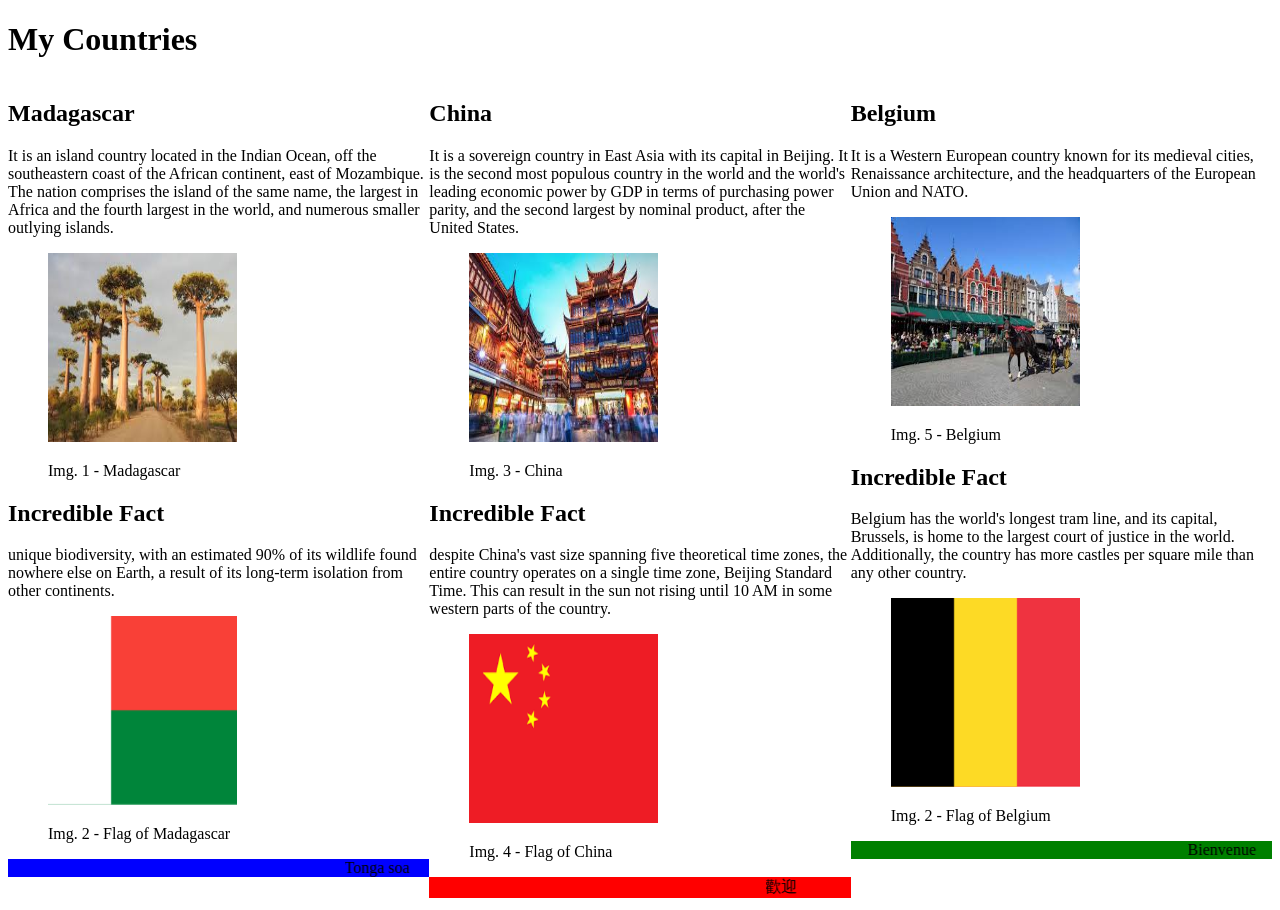
<file: IN/index.html>
<!DOCTYPE html>
<html lang="en">
<head>
    <meta charset="UTF-8">
    <meta http-equiv="X-UA-Compatible" content="IE=edge">
    <meta name="viewport" content="width=device-width, initial-scale=1.0">
    <title>IN 2nd Partial</title>
    <link rel="stylesheet" href="styles.css">
    <link rel="icon" href=" ">
</head>
<body>
    <header>
        <h1>
            My Countries
        </h1>
    </header>
    <main>
        <div class="parent">
            <div class="div1"> 
                <h2>
                    Madagascar
                </h2>
                <p>
                    It is an island country located in the Indian Ocean, off the southeastern coast of the African continent, east of Mozambique. The nation comprises the island of the same name, the largest in Africa and the fourth largest in the world, and numerous smaller outlying islands.
                </p>
                <div class="image">
                    <figure>
                        <img src="../IN/img/Madagascar.jpg" alt="Madagascar" title="Madagascar">
                        <figcaption>
                            <p>Img. 1 - Madagascar</p>
                        </figcaption>
                    </figure>
                </div>
                <h2>
                    Incredible Fact
                </h2>
                <p>
                    unique biodiversity, with an estimated 90% of its wildlife found nowhere else on Earth, a result of its long-term isolation from other continents.
                </p>
                <div class="image">
                    <figure>
                        <img src="../IN/img/flag_Madagascar.png" alt="Madagascar" title="Flag of Madagascar">
                        <figcaption>
                            <p>Img. 2 - Flag of Madagascar</p>
                        </figcaption>
                    </figure>
                    <a href="https://es.wikipedia.org/wiki/Madagascar" title="MADAGASCAR in Wikipedia"></a>
                    <marquee>
                        <span>Tonga soa</span>
                    </marquee>
                </div>
            </div>
    
            <div class="div2"> 
                <h2>
                    China
                </h2>
                <p>
                    It is a sovereign country in East Asia with its capital in Beijing. It is the second most populous country in the world and the world's leading economic power by GDP in terms of purchasing power parity, and the second largest by nominal product, after the United States.            </p>
                <div class="image">
                    <figure>
                        <img src="../IN/img/China.jpg" alt="China" title="China">
                        <figcaption>
                            <p>Img. 3 - China</p>
                        </figcaption>
                    </figure>
                </div>
                <h2>
                    Incredible Fact
                </h2>
                <p>
                    despite China's vast size spanning five theoretical time zones, the entire country operates on a single time zone, Beijing Standard Time. This can result in the sun not rising until 10 AM in some western parts of the country.
                </p>
                <div class="image">
                    <figure>
                        <img src="../IN/img/flag_China.png" alt="Flag of China" title="Flag of China">
                        <figcaption>
                            <p>Img. 4 - Flag of China</p>
                        </figcaption>
                    </figure>
                    <a href="https://es.wikipedia.org/wiki/Rep%C3%BAblica_Popular_China" title="CHINA in Wikipedia"></a>
                    <marquee>
                        <span>歡迎</span>
                    </marquee>
            </div>
           
            </div>

            <div class="div3"> 
                <h2>
                    Belgium
                </h2>
                <p>
                    It is a Western European country known for its medieval cities, Renaissance architecture, and the headquarters of the European Union and NATO.</p>
                <div class="image">
                    <figure>
                        <img src="../IN/img/Belgium.jpg" alt="Belgium" title="Belgium">
                        <figcaption>
                            <p>Img. 5 - Belgium</p>
                        </figcaption>
                    </figure>
                </div>
                <h2>
                    Incredible Fact
                </h2>
                <p>
                    Belgium has the world's longest tram line, and its capital, Brussels, is home to the largest court of justice in the world. Additionally, the country has more castles per square mile than any other country.</p>
                <div class="image">
                    <figure>
                        <img src="../IN/img/flag_Belgium.png" alt="Belgium" title="Flag of Belgium">
                        <figcaption>
                            <p>Img. 2 - Flag of Belgium</p>
                        </figcaption>
                    </figure>
                    <a href="https://es.wikipedia.org/wiki/B%C3%A9lgica" title="BELGIUM in Wikipedia"></a>
                    <marquee>
                        <span>
                            Bienvenue
                        </span>
                    </marquee>
            </div>
















            </div>
        </div>
    </main>



       
</body>
</html>
</file>
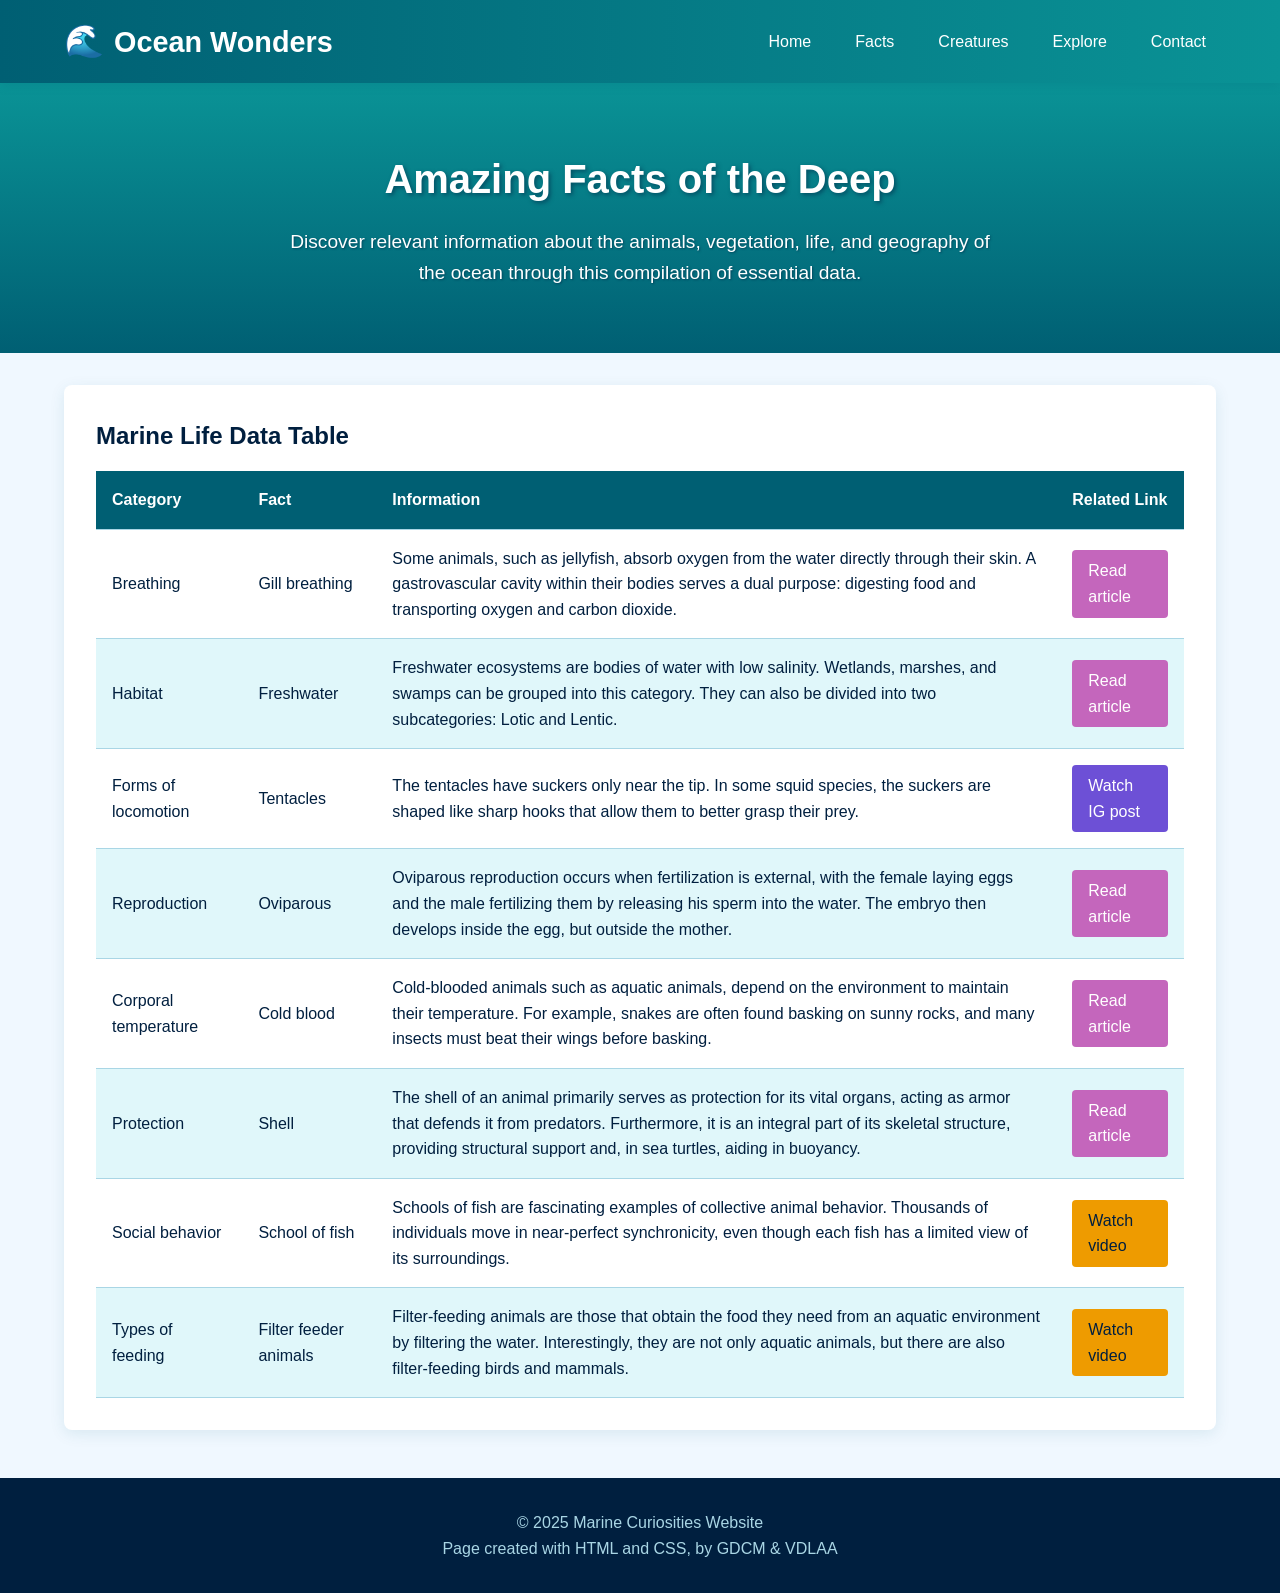
<file: Project_Aquatic_Animals/index.html>
<!--By Author: André Alan VERGARA DE LOERA-->
<!--Project Aquatic animals Date: 27/10/25-->
<!DOCTYPE html>
<html lang="en">

<head>
    <meta charset="UTF-8">
    <meta name="viewport" content="width=device-width, initial-scale=1.0">
    <title>Marine Curiosities</title>
    <link rel="stylesheet" href="styles.css">
</head>

<body>
    <header>
        <div class="container">
            <div class="header-content">
                <div class="logo">
                    <span class="logo-icon">🌊</span>
                    <h1>Ocean Wonders</h1>
                </div>
                <nav>
                    <ul>
                        <li><a href="#home">Home</a></li>
                        <li><a href="#facts">Facts</a></li>
                        <li><a href="#creatures">Creatures</a></li>
                        <li><a href="#explore">Explore</a></li>
                        <li><a href="#contact">Contact</a></li>
                    </ul>
                </nav>
            </div>
        </div>
    </header>

    <section class="hero" id="home">
        <div class="container">
            <h2>Amazing Facts of the Deep</h2>
            <p>
                Discover relevant information about the animals, vegetation, life, and geography of the ocean through this compilation of essential data.
            </p>
        </div>
    </section>

    <main class="container">
        <section class="table-container" id="facts">
            <h2>Marine Life Data Table</h2>
            <table>
                <thead>
                    <tr>
                        <th>Category</th>
                        <th>Fact</th>
                        <th>Information</th>
                        <th>Related Link</th>
                    </tr>
                </thead>
                <tbody>
                    <tr>
                        <td>Breathing</td>
                        <td>Gill breathing</td>
                        <td>
                            Some animals, such as jellyfish, absorb oxygen from the water directly through their skin. A gastrovascular cavity within their bodies serves a dual purpose: digesting food and transporting oxygen and carbon dioxide.
                        </td>
                        <td>
                            <a href="https://muyinteresante.okdiario.com/naturaleza/21853.html" class="web-link" target="_blank">Read article</a>
                        </td>
                    </tr>
                    <tr>
                        <td>Habitat</td>
                        <td>Freshwater</td>
                        <td>
                            Freshwater ecosystems are bodies of water with low salinity. Wetlands, marshes, and swamps can be grouped into this category. They can also be divided into two subcategories: Lotic and Lentic.
                        </td>
                        <td>
                            <a href="https://www.wwf.org.mx/?335350/Glosario-ambiental-ecosistemas-acuaticos-todo-un-mundo-por-descubrir" class="web-link" target="_blank">Read article</a>
                        </td>
                    </tr>
                    <tr>
                        <td>Forms of locomotion</td>
                        <td>Tentacles</td>
                        <td>
                            The tentacles have suckers only near the tip. In some squid species, the suckers are shaped like sharp hooks that allow them to better grasp their prey.
                        </td>
                        <td>
                            <a href="https://www.instagram.com/reel/DPPYqs6Aeos/" class="instagram-link" target="_blank">Watch IG post</a>
                        </td>
                    </tr>
                    <tr>
                        <td>Reproduction</td>
                        <td>Oviparous</td>
                        <td>
                            Oviparous reproduction occurs when fertilization is external, with the female laying eggs and the male fertilizing them by releasing his sperm into the water. The embryo then develops inside the egg, but outside the mother.
                        </td>
                        <td>
                            <a href="https://www.levante-emv.com/tendencias21/2024/12/01/caso-caracoles-huevo-96650506.html" class="web-link" target="_blank">Read article</a>
                        </td>
                    </tr>
                    <tr>
                        <td>Corporal temperature</td>
                        <td>Cold blood</td>
                        <td>
                            Cold-blooded animals such as aquatic animals, depend on the environment to maintain their temperature. For example, snakes are often found basking on sunny rocks, and many insects must beat their wings before basking.
                        </td>
                        <td>
                            <a href="https://www.infobae.com/america/ciencia-america/2024/11/15/el-enigma-de-las-serpientes-de-sangre-fria-como-sobreviven-sin-generar-su-propio-calor/" class="web-link" target="_blank">Read article</a>
                        </td>
                    </tr>
                    <tr>
                        <td>Protection</td>
                        <td>Shell</td>
                        <td>
                            The shell of an animal primarily serves as protection for its vital organs, acting as armor that defends it from predators. Furthermore, it is an integral part of its skeletal structure, providing structural support and, in sea turtles, aiding in buoyancy.
                        </td>
                        <td>
                            <a href="https://elpais.com/ciencia/2024-02-15/los-cangrejos-ermitanos-han-cambiado-las-conchas-por-caparazones-de-metal-y-plastico.html" class="web-link" target="_blank">Read article</a>
                        </td>
                    </tr>
                    <tr>
                        <td>Social behavior</td>
                        <td>School of fish</td>
                        <td>
                            Schools of fish are fascinating examples of collective animal behavior. Thousands of individuals move in near-perfect synchronicity, even though each fish has a limited view of its surroundings.
                        </td>
                        <td>
                            <a href="https://www.youtube.com/watch?v=Jb6MW3T6T24" class="video-link" target="_blank">Watch video</a>
                        </td>
                    </tr>
                    <tr>
                        <td>Types of feeding</td>
                        <td>Filter feeder animals</td>
                        <td>
                            Filter-feeding animals are those that obtain the food they need from an aquatic environment by filtering the water. Interestingly, they are not only aquatic animals, but there are also filter-feeding birds and mammals.
                        </td>
                        <td>
                            <a href="https://www.youtube.com/watch?v=7z8Zm-ZqyHw" class="video-link" target="_blank">Watch video</a>
                        </td>
                    </tr>
                </tbody>
            </table>
        </section>
    </main>

    <footer>
        <div class="container">
            <p>&copy; 2025 Marine Curiosities Website</p>
            <p>Page created with HTML and CSS, by GDCM & VDLAA</p>
        </div>
    </footer>
</body>

</html>
</file>
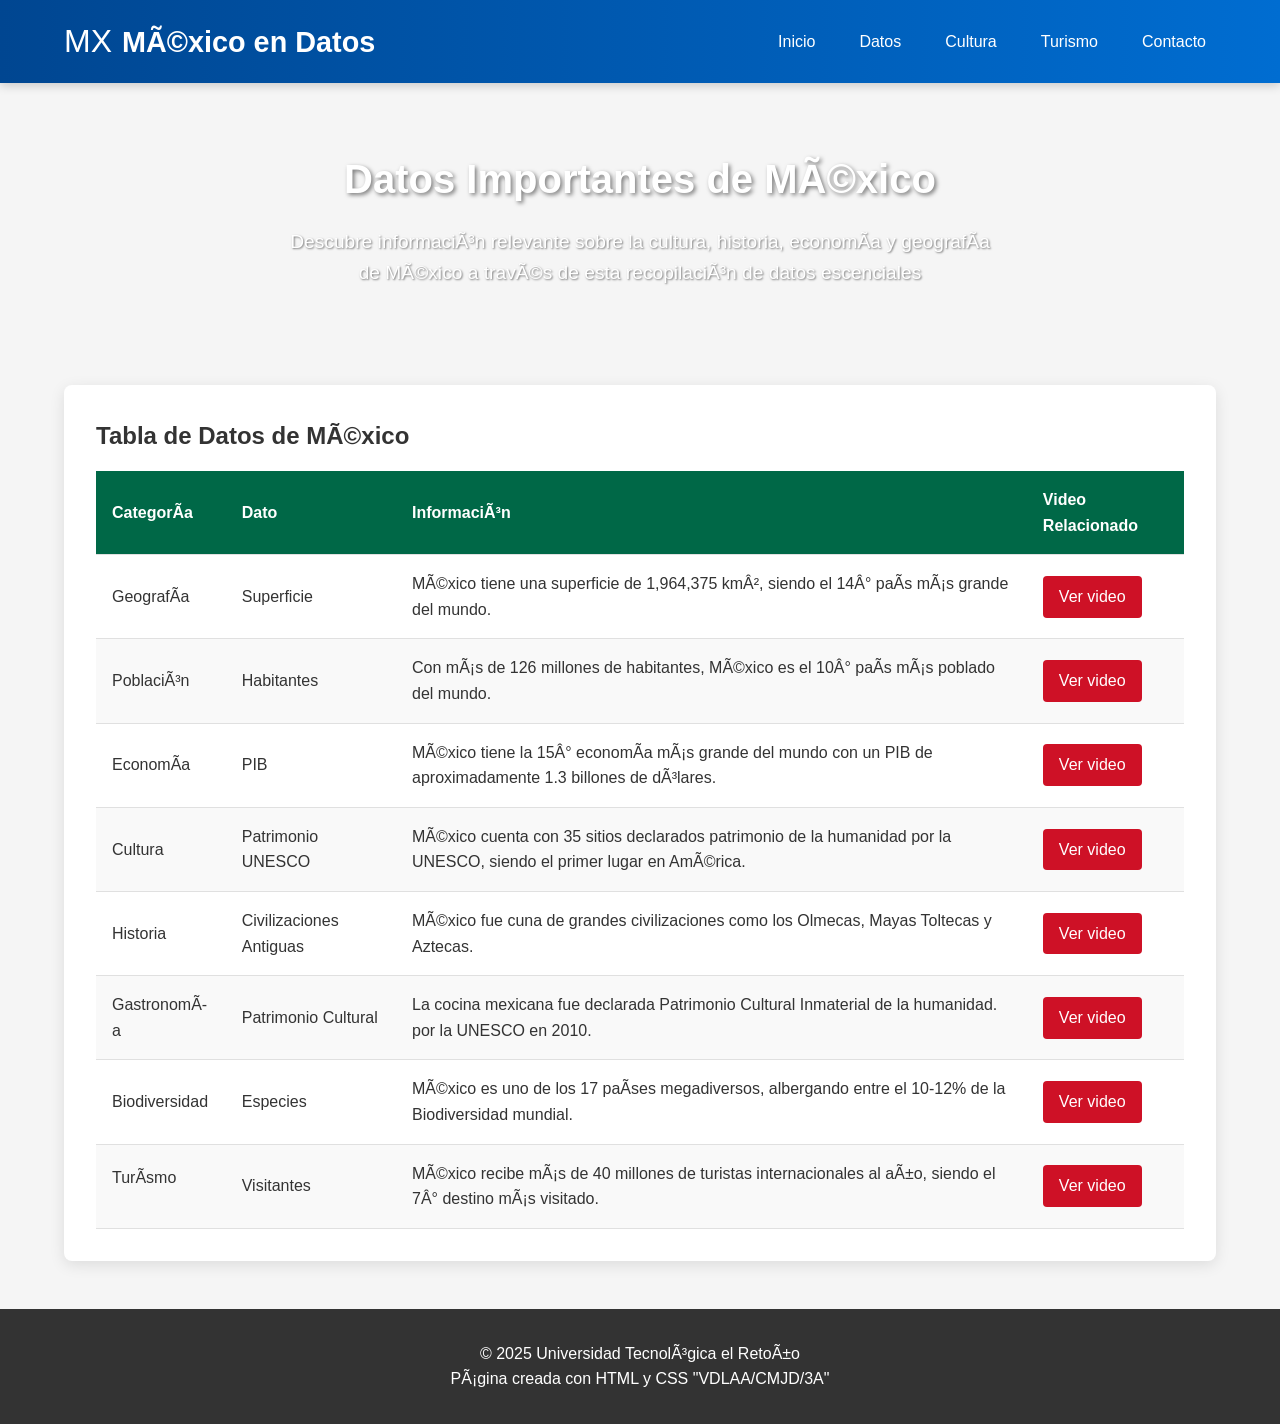
<file: Project_Mexico/index.html>
<!--By Author: André Alan VERGARA DE LOERA-->
<!--Project Mexico Date: 27/10/25-->
<!DOCTYPE html>
<html lang="en">

    <head>
        <charset-"UTF-8">
        <meta name="viewport" content=""width=device-width, initial-scale="1.0">
        <title>Project text and images</title>
        <link rel="stylesheet" href = "styles.css">
    </head>

    <body>
        <header>
            <div class="container">
                <div class="header-content">
                    <div class="logo">
                        <span class="logo-icon">MX</span>
                        <h1>México en Datos</h1>
                    </div>
                    <nav>
                        <ul>
                            <li><a href="#inicio">Inicio</a></li>
                            <li><a href="#datos">Datos</a></li>
                            <li><a href="#cultura">Cultura</a></li>
                            <li><a href="#turismo">Turismo</a></li>
                            <li><a href="#contacto">Contacto</a></li>
                        </ul>
                    </nav>
                </div>
            </div>
        </header>

        <section class="hero" id="inicio">
            <div class="container">
                <h2>Datos Importantes de México</h2>
                <p>
                Descubre información relevante sobre la cultura, 
                historia, economía y geografía de México a través 
                de esta recopilación de datos escenciales
                </p>
            </div>
        </section>

        <main class="container">
            <section class="table-container" id="datos">
                <h2>Tabla de Datos de México</h2>
                <table>
                    <thead>
                        <tr>
                            <th>Categoría</th>
                            <th>Dato</th>
                            <th>Información</th>
                            <th>Video Relacionado</th>
                        </tr>
                    </thead>
                    <tbody>
                        <tr>
                            <td>Geografía</td>
                            <td>Superficie</td>
                            <td>
                            México tiene una superficie de 1,964,375 
                            km², siendo el 14° país más grande del mundo.
                            </td>
                            <td>
                                <a href="https://www.youtube.com/watch?v=example1" class="video-link" target="_blank">Ver video</a>
                            </td>
                            <tr>
                            <td>Población</td>
                            <td>Habitantes</td>
                            <td>
                            Con más de 126 millones de habitantes, México es el 10° país más 
                            poblado del mundo.
                            </td>
                            <td>
                                <a href="" class="video-link" target="_blank">Ver video</a>
                            </td>
                        </tr>
                        <tr>
                            <td>Economía</td>
                            <td>PIB</td>
                            <td>
                            México tiene la 15° economía más grande del mundo con un PIB de 
                            aproximadamente 1.3 billones de dólares.
                            </td>
                            <td>
                                <a href="" class="video-link" target="_blank">Ver video</a>
                            </td>
                        </tr>
                        <tr>
                            <td>Cultura</td>
                            <td>Patrimonio UNESCO</td>
                            <td>
                            México cuenta con 35 sitios declarados patrimonio de la 
                            humanidad por la UNESCO, siendo el primer lugar en América.
                            </td>
                            <td>
                                <a href="" class="video-link" target="_blank">Ver video</a>
                            </td>
                        </tr>
                        <tr>
                            <td>Historia</td>
                            <td>Civilizaciones Antiguas</td>
                            <td>
                            México fue cuna de grandes civilizaciones como los Olmecas, Mayas
                            Toltecas y Aztecas.
                            </td>
                            <td>
                                <a href="" class="video-link" target="_blank">Ver video</a>
                            </td>
                        </tr>
                        <tr>
                            <td>Gastronomía</td>
                            <td>Patrimonio Cultural</td>
                            <td>
                            La cocina mexicana fue declarada Patrimonio Cultural Inmaterial de la humanidad.
                            por la UNESCO en 2010.
                            </td>
                            <td>
                                <a href="" class="video-link" target="_blank">Ver video</a>
                            </td>
                        </tr>
                        <tr>
                            <td>Biodiversidad</td>
                            <td>Especies</td>
                            <td>
                            México es uno de los 17 países megadiversos, albergando entre el
                            10-12% de la Biodiversidad mundial.
                            </td>
                            <td>
                                <a href="" class="video-link" target="_blank">Ver video</a>
                            </td>
                        </tr>
                        <tr>
                            <td>    <table>Turísmo</table></td>
                            <td>Visitantes</td>
                            <td>
                            México recibe más de 40 millones de turistas internacionales al año,
                            siendo el 7° destino más visitado.
                            </td>
                            <td>
                                <a href="" class="video-link" target="_blank">Ver video</a>
                            </td>
                        </tr>
                        </tr>
                    </tbody>
                </table>
            </section>
        </main>

        <footer>
            <div class="container">
                <p>&copy; 2025 Universidad Tecnológica el Retoño</p>
                <p>Página creada con HTML y CSS "VDLAA/CMJD/3A"</p>
            </div>
        </footer>
    </body>

</html>
</file>
<file: IN/styles.css>
img {
    width: 5cm;
    height: 5cm;
}
.main h1{
    text-align: center;
}

img:hover{
    border-color: red;
border-style: solid;
}

.parent {
    display: grid;
    grid-template-columns: repeat(6, 1fr);
    grid-template-rows: repeat(4, 1fr);
    grid-column-gap: 0px;
    grid-row-gap: 0px;
}

.div1 { 
    grid-area: 1 / 1 / 5 / 3; 
    justify-content: left;
}

.div2 {
    grid-area: 1 / 3 / 5 / 5; 
    justify-content: left;

}

.div3 {
    grid-area: 1 / 5 / 5 / 7; 
    justify-content: left;

}

.div1 marquee {
    background-color: blue;
}

.div2 marquee {
    background-color: red;
}

.div3 marquee {
    background-color: green;
}
</file>
<file: Project_Aquatic_Animals/styles.css>
* {
    margin: 0;
    padding: 0;
    box-sizing: border-box;
    font-family: 'Segoe UI', Tahoma, Geneva, Verdana, sans-serif;
}

body {
    /* Fondo azul muy pálido (como agua superficial) */
    background-color: #f0f8ff; 
    /* Texto azul oscuro (como océano profundo) */
    color: #001f3f; 
    line-height: 1.6;
}
/*Header y navegación*/

header {
    /* Gradiente de azul verdoso (teal) */
    background: linear-gradient(to right, #005f73, #0a9396); 
    color: white;
    padding: 1rem 0;
    position: sticky;
    top: 0;
    z-index: 100; 
    /* Sombra basada en el color azul */
    box-shadow: 0 2px 10px rgba(0, 95, 115, 0.2); 
}

.container {
    width: 90%;
    max-width: 1200px;
    margin: 0 auto;
}

.header-content{
    display: flex;
    justify-content: space-between;
    align-items: center;
}

.logo{
    display: flex;
    align-items: center;
}

.logo h1{
    font-size: 1.8rem;
    margin-left: 10px;
}

.logo-icon {
    font-size: 2rem;
}

nav ul{
    display: flex;
    list-style: none;
}

nav ul li{
    margin-left: 1.5rem;
}

nav ul li a{
    color: white;
    text-decoration: none;
    font-weight: 500;
    transition: all 0.3s ease;
    padding: 5px 10px;
    border-radius: 4px;
}

nav ul li a:hover{
    /* Mismo efecto, resalta bien sobre el nuevo gradiente */
    background-color: rgba(255, 255, 255, 0.2); 
}

/*Hero Section*/

.hero {
    /* Gradiente azul que simula profundidad */
    background: linear-gradient(to bottom, #0a9396, #005f73); 
    background-size: cover;
    color: white;
    text-align: center;
    padding: 4rem 0;
    margin-bottom: 2rem;
}

.hero h2 {
    font-size: 2.5rem;
    margin-bottom: 1rem;
    /* Sombra de texto azul oscuro */
    text-shadow: 2px 2px 4px rgba(0, 31, 63, 0.5); 
}

.hero p {
    font-size: 1.2rem;
    max-width: 700px;
    margin: 0 auto;
    /* Sombra de texto azul oscuro */
    text-shadow: 1px 1px 2px rgba(0, 31, 63, 0.5); 
}
/* Tabla de datos */

.table-container {
    background-color: white;
    border-radius: 8px;
    /* Sombra azulada suave */
    box-shadow: 0 4px 15px rgba(0, 95, 115, 0.1); 
    padding: 2rem;
    margin-bottom: 3rem;
    overflow-x: auto;
}

table {
    width: 100%;
    border-collapse: collapse;
    margin-top: 1rem;
}

th,
td {
    padding: 1rem;
    text-align: left;
    border-bottom: 1px solid #a9d6e5; 
}

th {
    background-color: #005f73; 
    color: white;
    position: sticky;
    top: 0;
}

tr {
    transition: all 0.3s ease;
    opacity: 0;
    animation: fadeIn 0.5s ease forwards;
}

tr:nth-child(even) {
    background-color: #e0f7fa; 
}

tr:hover {
    background-color: #bde0fe; 
    box-shadow: 0 4px 8px rgba(0, 95, 115, 0.1); 
}

@keyframes fadeIn {
    from {
        opacity: 0;
        transform: translateY(10px);
    }
    to {
        opacity: 1;
        transform: translateY(0);
    }
}

tr:nth-child(1) {
    animation-delay: 0.1s;
}

tr:nth-child(2) {
    animation-delay: 0.2s;
}

tr:nth-child(3) {
    animation-delay: 0.3s;
}

tr:nth-child(4) {
    animation-delay: 0.4s;
}

tr:nth-child(5) {
    animation-delay: 0.5s;
}
tr:nth-child(6) {
    animation-delay: 0.6s;
}

tr:nth-child(7) {
    animation-delay: 0.7s;
}

tr:nth-child(8) {
    animation-delay: 0.8s;
}

.video-link {
    display: inline-block;
    background-color: #ee9b00; 
    color: #001f3f; 
    padding: 0.5rem 1rem;
    border-radius: 4px;
    text-decoration: none;
    font-weight: 500;
    transition: all 0.3s ease;
}

.video-link:hover {
    background-color: #ca8500; 
    transform: scale(1.05);
}

.web-link {
    display: inline-block;
    background-color: #c466bc; 
    color: #ffffff; 
    padding: 0.5rem 1rem;
    border-radius: 4px;
    text-decoration: none;
    font-weight: 500;
    transition: all 0.3s ease;
}

.web-link:hover {
    background-color: #ca00b9; 
    transform: scale(1.05);
}

.instagram-link {
    display: inline-block;
    background-color: #6d50d6; 
    color: #ffffff; 
    padding: 0.5rem 1rem;
    border-radius: 4px;
    text-decoration: none;
    font-weight: 500;
    transition: all 0.3s ease;
}

.instagram-link:hover {
    background-color: #2c00ca; 
    transform: scale(1.05);
}

/* Footer */

footer {
    background-color: #001f3f; 
    color: #a9d6e5; 
    text-align: center;
    padding: 2rem 0;
    margin-top: 2rem;
}

/* Responsive */

@media (max-width: 768px) {
    .header-content {
        flex-direction: column;
        text-align: center;
    }
    nav ul {
        margin-top: 1rem;
        flex-wrap: wrap;
        justify-content: center;
    }

    nav ul li {
        margin: 0.5rem;
    }

    .hero h2 {
        font-size: 2rem;
    }

    .hero p {
        font-size: 1rem;
    }

    th,
    td {
        padding: 0.5rem;
    }
}
</file>
<file: Project_Mexico/styles.css>
* {
    margin: 0;
    padding: 0;
    box-sizing: border-box;
    font-family: 'Segoe UI', Tahoma, Geneva, Verdana, sans-serif;
}

body {
    background-color: #f5f5f5;
    color: #333;
    line-height: 1.6;
}
/*Header y navegación*/

header {
    background: linear-gradient(to right, #004691, #006dd1);
    color: white;
    padding: 1rem 0;
    position: sticky;
    top: 0;
    z-index: 100;
    box-shadow: 0 2px 10px rgba(0,0,0,0.2);
}

.container {
    width: 90%;
    max-width: 1200px;
    margin: 0 auto;
}

.header-content{
    display: flex;
    justify-content: space-between;
    align-items: center;
}

.logo{
    display: flex;
    align-items: center;
}

.logo h1{
    font-size: 1.8rem;
    margin-left: 10px;
}

.logo-icon {
    font-size: 2rem;
}

nav ul{
    display: flex;
    list-style: none;
}

nav ul li{
    margin-left: 1.5rem;
}

nav ul li a{
    color: white;
    text-decoration: none;
    font-weight: 500;
    transition: all 0.3s ease;
    padding: 5px 10px;
    border-radius: 4px;
}

nav ul li a:hover{
    background-color: rgba(255, 255, 255, 0.2);
}

/*Hero Section*/

.hero {
    background: url('data:image/svg+xml;utf8,<svg xmlns="http://www.w3.org/2000/svg" width="100" height="100" viewBox="0 0 100 100"><rect width="100" height="100" fill="#006847"/><path d="M0,0 L100,100 M100,0 L0,100" stroke="#ce1126" stroke-width="2"/></svg>');
    background-size: cover;
    color: white;
    text-align: center;
    padding: 4rem 0;
    margin-bottom: 2rem;
}

.hero h2 {
    font-size: 2.5rem;
    margin-bottom: 1rem;
    text-shadow: 2px 2px 4px rgba(0, 0, 0, 0.5);
}

.hero p {
    font-size: 1.2rem;
    max-width: 700px;
    margin: 0 auto;
    text-shadow: 1px 1px 2px rgba(0, 0, 0, 0.5);
}
/* Tabla de datos */

.table-container {
    background-color: white;
    border-radius: 8px;
    box-shadow: 0 4px 15px rgba(0, 0, 0, 0.1);
    padding: 2rem;
    margin-bottom: 3rem;
    overflow-x: auto;
}

table {
    width: 100%;
    border-collapse: collapse;
    margin-top: 1rem;
}

th,
td {
    padding: 1rem;
    text-align: left;
    border-bottom: 1px solid #e0e0e0;
}

th {
    background-color: #006847;
    color: white;
    position: sticky;
    top: 0;
}

tr {
    transition: all 0.3s ease;
    opacity: 0;
    animation: fadeIn 0.5s ease forwards;
}

tr:nth-child(even) {
    background-color: #f9f9f9;
}

tr:hover {
    background-color: #e8f4f1;
    transform: translateY(-2px);
    box-shadow: 0 4px 8px rgba(0, 0, 0, 0.1);
}
/* Animación para las filas */

@keyframes fadeIn {
    from {
        opacity: 0;
        transform: translateY(10px);
    }
    to {
        opacity: 1;
        transform: translateY(0);
    }
}
/* Retraso para cada fila */

tr:nth-child(1) {
    animation-delay: 0.1s;
}

tr:nth-child(2) {
    animation-delay: 0.2s;
}

tr:nth-child(3) {
    animation-delay: 0.3s;
}

tr:nth-child(4) {
    animation-delay: 0.4s;
}

tr:nth-child(5) {
    animation-delay: 0.5s;
}
tr:nth-child(6) {
    animation-delay: 0.6s;
}

tr:nth-child(7) {
    animation-delay: 0.7s;
}

tr:nth-child(8) {
    animation-delay: 0.8s;
}
/* Estilos para los enlaces de video */

.video-link {
    display: inline-block;
    background-color: #ce1126;
    color: white;
    padding: 0.5rem 1rem;
    border-radius: 4px;
    text-decoration: none;
    font-weight: 500;
    transition: all 0.3s ease;
}

.video-link:hover {
    background-color: #a50d1e;
    transform: scale(1.05);
}
/* Footer */

footer {
    background-color: #333;
    color: white;
    text-align: center;
    padding: 2rem 0;
    margin-top: 2rem;
}
/* Responsive */

@media (max-width: 768px) {
    .header-content {
        flex-direction: column;
        text-align: center;
    }
    nav ul {
        margin-top: 1rem;
        flex-wrap: wrap;
        justify-content: center;
    }

    nav ul li {
        margin: 0.5rem;
    }

    .hero h2 {
        font-size: 2rem;
    }

    .hero p {
        font-size: 1rem;
    }

    th,
    td {
        padding: 0.5rem;
    }
}
</file>
